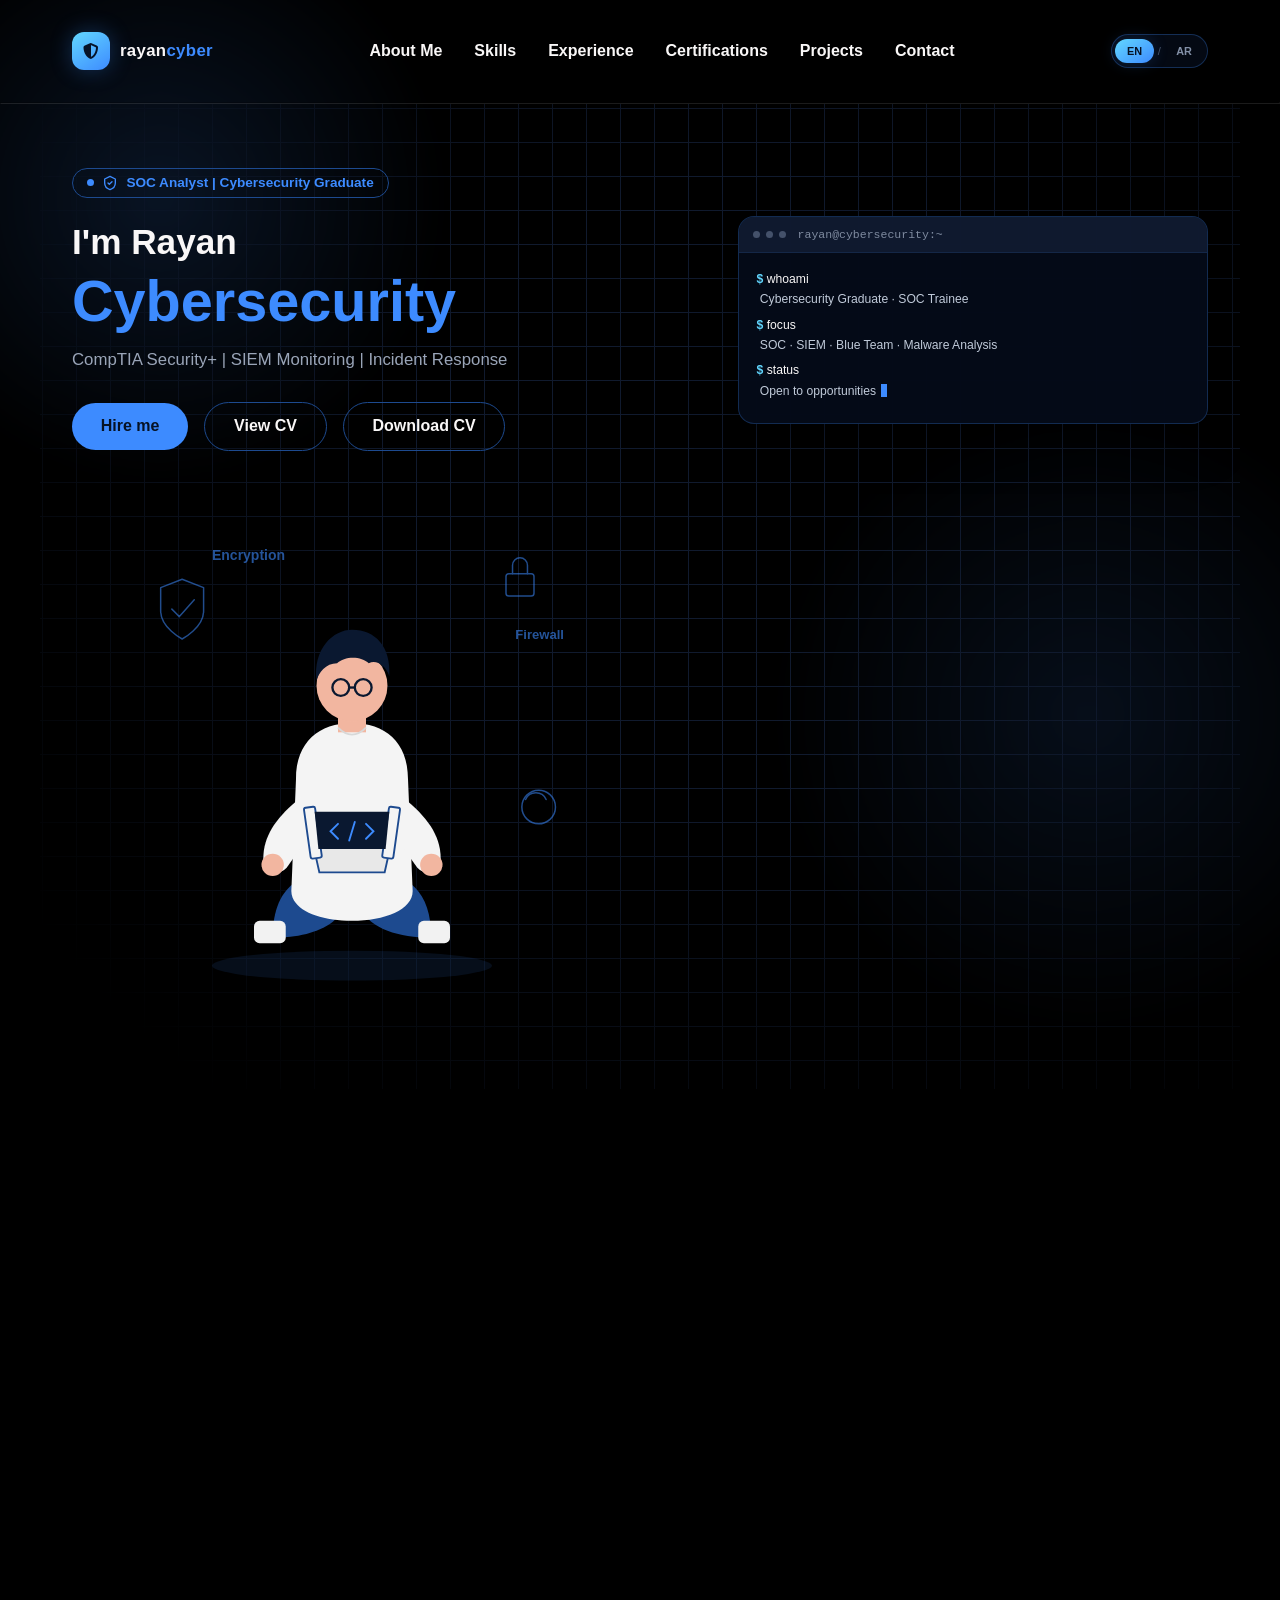
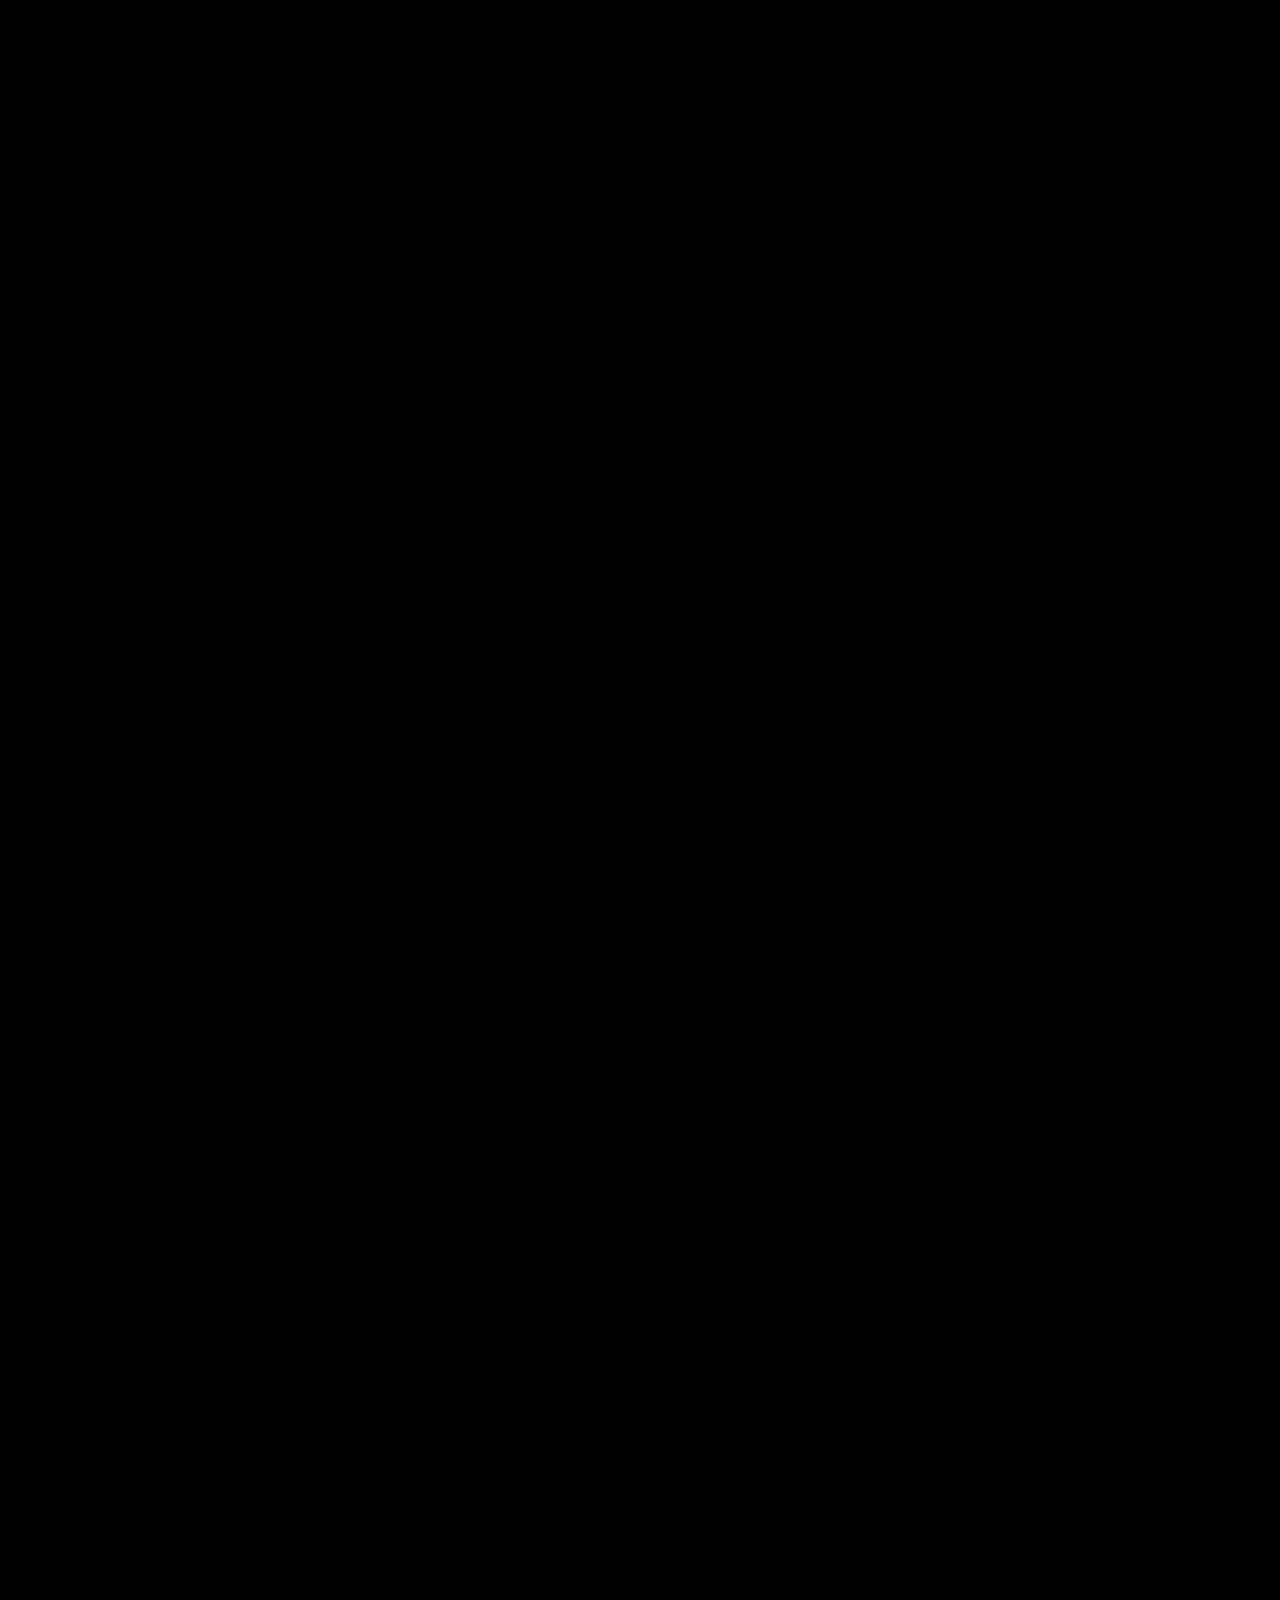
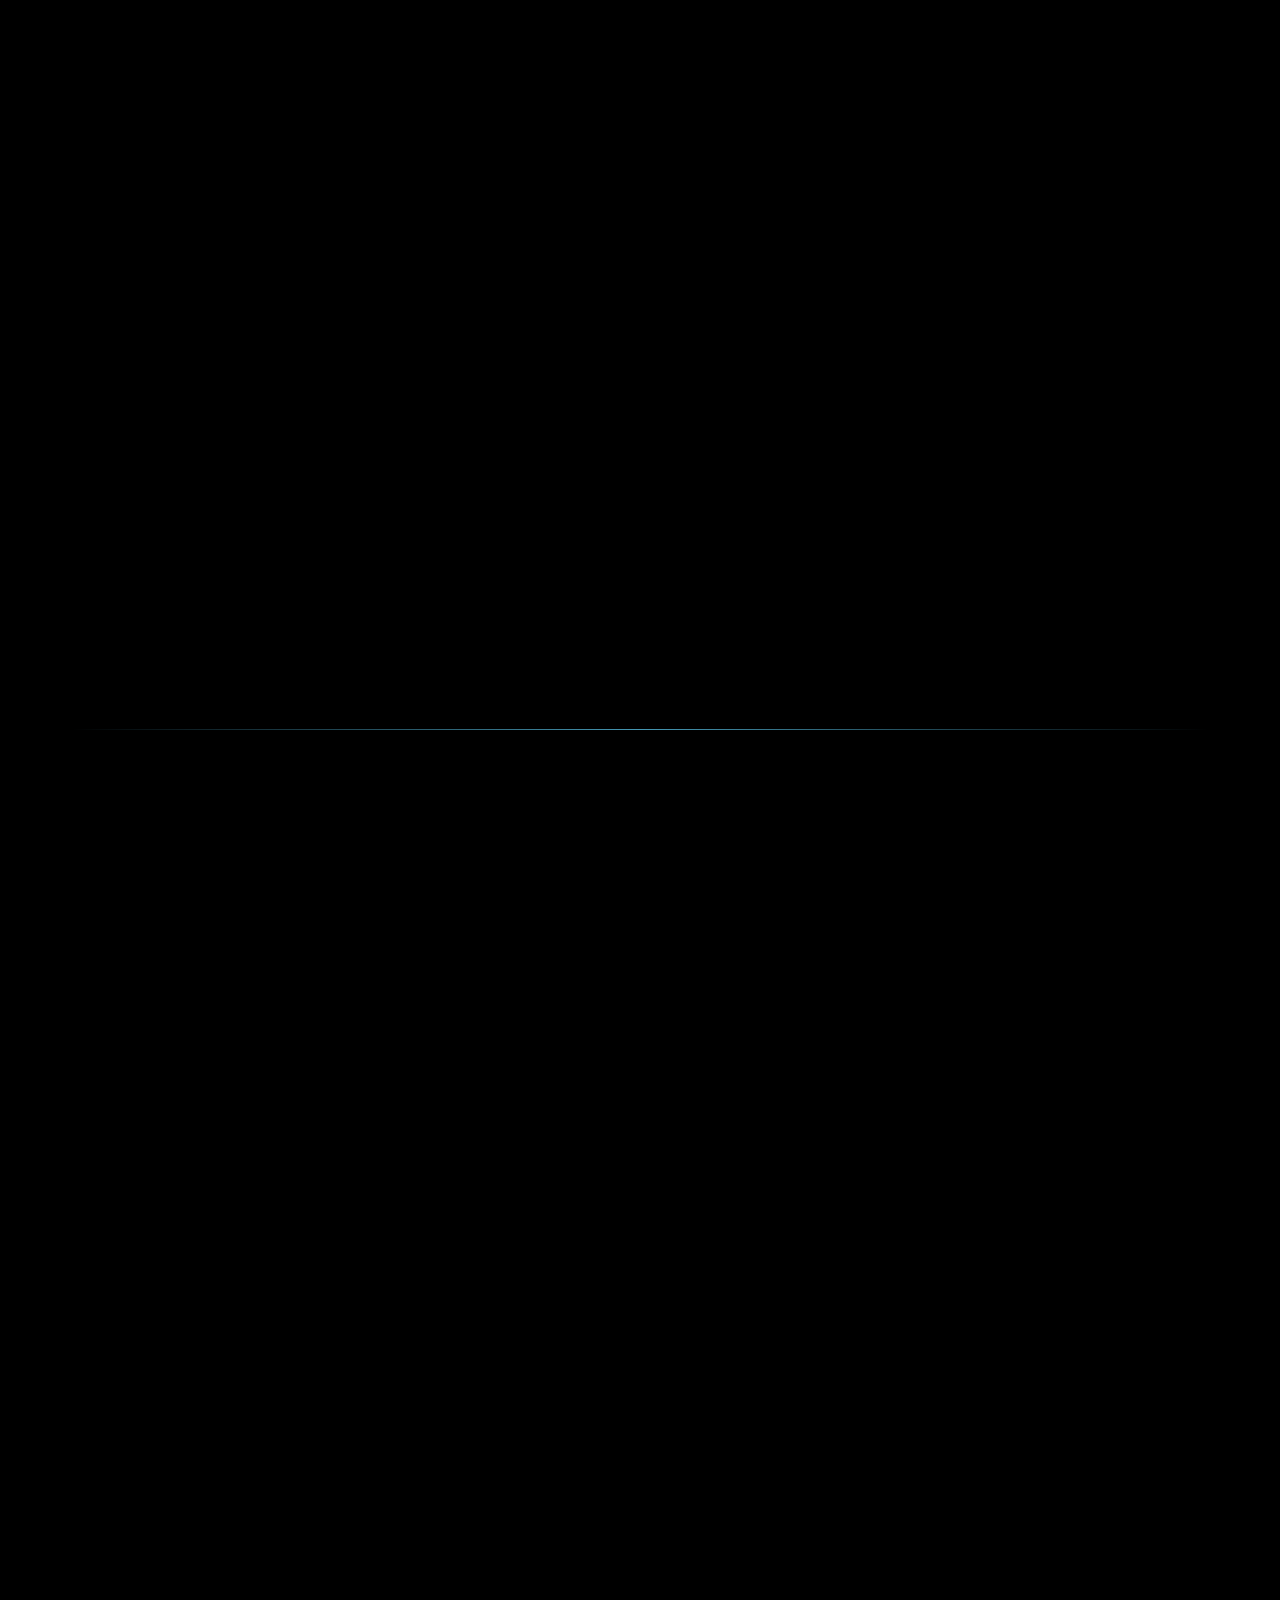
<file: index.html>
<!DOCTYPE html>
<html lang="en" dir="ltr">
<head>
    <meta charset="UTF-8">
    <meta name="viewport" content="width=device-width, initial-scale=1.0">
    <meta name="referrer" content="strict-origin-when-cross-origin">
    <meta name="theme-color" content="#000000">
    <meta http-equiv="Content-Security-Policy" content="default-src 'self'; script-src 'self'; style-src 'self' https://fonts.googleapis.com https://cdnjs.cloudflare.com; font-src 'self' https://fonts.gstatic.com https://cdnjs.cloudflare.com; img-src 'self' data:; object-src 'none'; base-uri 'self'; connect-src 'self'; frame-src 'none'; upgrade-insecure-requests">
    <link rel="stylesheet" href="styles.css" />
    <link rel="preconnect" href="https://fonts.googleapis.com">
    <link href="https://fonts.googleapis.com/css2?family=Poppins:wght@400;600;700;800&display=swap" rel="stylesheet">
    <link rel="stylesheet" href="https://cdnjs.cloudflare.com/ajax/libs/font-awesome/6.5.1/css/all.min.css">
    <title>Rayan | Cybersecurity</title>
</head>
<body>

    <div class="header-bar" id="headerBar">
    <header>
        <a class="brand" href="#top" aria-label="Rayan home">
            <span class="brand-shield"><i class="fa-solid fa-shield-halved"></i></span>
            <span class="brand-name">rayan<span>cyber</span></span>
        </a>

        <div class="header-actions">
            <div class="language-switcher" role="group" aria-label="Language selector">
                <button type="button" class="language-button active" data-lang="en" aria-pressed="true">EN</button>
                <span class="language-divider" aria-hidden="true">/</span>
                <button type="button" class="language-button" data-lang="ar" aria-pressed="false">AR</button>
            </div>

            <button class="nav-toggle" id="navToggle" aria-label="Toggle menu" aria-expanded="false" aria-controls="navMenu">
                <span class="nav-toggle-bars"><span></span><span></span><span></span></span>
            </button>
        </div>

         <nav class="navigation" id="navMenu">
            <ul>
               <li><a href="#aboutMe" data-i18n="nav.about">About Me</a></li>
               <li><a href="#skills" data-i18n="nav.skills">Skills</a></li>
               <li><a href="#experience" data-i18n="nav.experience">Experience</a></li>
                <li><a href="#certifications" data-i18n="nav.certifications">Certifications</a></li>
               <li><a href="#projects" data-i18n="nav.projects">Projects</a></li>
               <li><a href="#contactMe" data-i18n="nav.contact">Contact</a></li>
            </ul>
         </nav>
    </header>
    <hr />
    </div>

    <main id="top">
    <section class="hero">

        <div class="hero-grid-bg" aria-hidden="true"></div>

        <div class="hero-text">
            <div class="hero-badge">
                <span class="hero-badge-dot"></span>
                <svg xmlns="http://www.w3.org/2000/svg" width="16" height="16" viewBox="0 0 24 24" fill="none" stroke="currentColor" stroke-width="2" stroke-linecap="round" stroke-linejoin="round">
                    <path d="M12 2 L20 6 V12 C20 17 16.5 20.5 12 22 C7.5 20.5 4 17 4 12 V6 Z"></path>
                    <path d="M9 12 l2 2 4-4"></path>
                </svg>
                <span data-i18n="hero.badge">SOC Analyst | Cybersecurity Graduate</span>
            </div>

            <p class="hero-greeting" data-i18n="hero.greeting">I'm Rayan</p>
            <h1 class="hero-title" data-i18n="hero.title">Cybersecurity</h1>
            <p class="hero-subtitle" data-i18n="hero.subtitle">CompTIA Security+ | SIEM Monitoring | Incident Response</p>

            <div class="hero-buttons">
    <a href="#aboutMe" class="btn btn-primary" data-i18n="hero.hire">
        Hire me
    </a>

    <a
        href="assets/Rayan-Cyber-CV.pdf"
        class="btn btn-secondary"
        target="_blank"
        rel="noopener noreferrer"
    data-i18n="hero.viewCv">
        View CV
        <i class="fa-solid fa-arrow-up-right-from-square"></i>
    </a>

    <a
        href="assets/Rayan-Cyber-CV.pdf"
        class="btn btn-secondary"
        download="Rayan-Hadadi-CV.pdf"
    data-i18n="hero.downloadCv">
        Download CV
        <i class="fa-solid fa-download"></i>
    </a>
</div>
</div>

        </div>

            <div class="terminal-card" aria-label="Cybersecurity terminal preview">
                <div class="terminal-topbar">
                    <div class="terminal-dots" aria-hidden="true"><span></span><span></span><span></span></div>
                    <span class="terminal-title">rayan@cybersecurity:~</span>
                </div>
                <div class="terminal-body">
                    <p><span class="terminal-prompt">$</span> whoami</p>
                    <p class="terminal-output" data-i18n="terminal.whoami">Cybersecurity Graduate · SOC Trainee</p>
                    <p><span class="terminal-prompt">$</span> focus</p>
                    <p class="terminal-output" data-i18n="terminal.focus">SOC · SIEM · Blue Team · Malware Analysis</p>
                    <p><span class="terminal-prompt">$</span> status</p>
                    <p class="terminal-output terminal-cursor" data-i18n="terminal.status">Open to opportunities</p>
                </div>
            </div>

        <div class="hero-illustration">
            <svg viewBox="0 0 600 560" xmlns="http://www.w3.org/2000/svg">

                <!-- minimal supporting icons, quiet and few -->
                <g fill="none" stroke="#3d8bff" stroke-width="1.6" stroke-linecap="round" stroke-linejoin="round" opacity="0.55">

                    <!-- shield top-left -->
                    <path d="M95 95 L118 86 L141 95 L141 120 C141 138 118 150 118 150 C118 150 95 138 95 120 Z" />
                    <path d="M107 118 L115 126 L131 108" />

                    <!-- lock top-right -->
                    <rect x="465" y="80" width="30" height="24" rx="3" />
                    <path d="M472 80 v-9 a8 8 0 0 1 16 0 v9" />

                    <!-- fingerprint bottom-right -->
                    <circle cx="500" cy="330" r="18" />
                    <path d="M486 322 a12 12 0 0 1 22 0" />
                </g>

                <!-- quiet label -->
                <text x="150" y="65" font-family="Poppins, sans-serif" font-size="15" fill="#3d8bff" opacity="0.6" font-weight="600">Encryption</text>
                <text x="475" y="150" font-family="Poppins, sans-serif" font-size="14" fill="#3d8bff" opacity="0.6" font-weight="600">Firewall</text>

                <!-- ground shadow -->
                <ellipse cx="300" cy="500" rx="150" ry="16" fill="#3d8bff" opacity="0.10" />

                <!-- character sitting cross-legged with laptop -->
                <g>
                    <!-- legs -->
                    <path d="M215 470 C215 420 240 400 280 400 C300 400 300 420 290 440 C280 460 250 470 215 470 Z" fill="#1d4a8f"/>
                    <path d="M385 470 C385 420 360 400 320 400 C300 400 300 420 310 440 C320 460 350 470 385 470 Z" fill="#1d4a8f"/>
                    <rect x="195" y="452" width="34" height="24" rx="6" fill="#f2f2f2"/>
                    <rect x="371" y="452" width="34" height="24" rx="6" fill="#f2f2f2"/>

                    <!-- torso -->
                    <path d="M240 300 C240 260 265 240 300 240 C335 240 360 260 360 300 L365 420 C365 440 335 452 300 452 C265 452 235 440 235 420 Z" fill="#f4f4f4"/>

                    <!-- arms -->
                    <path d="M245 320 C220 340 205 360 205 385 C205 400 220 405 230 395 L255 360" fill="#f4f4f4"/>
                    <path d="M355 320 C380 340 395 360 395 385 C395 400 380 405 370 395 L345 360" fill="#f4f4f4"/>
                    <circle cx="215" cy="392" r="12" fill="#f2b6a0"/>
                    <circle cx="385" cy="392" r="12" fill="#f2b6a0"/>

                    <!-- laptop -->
                    <g>
                        <path d="M255 355 L345 355 L335 400 L265 400 Z" fill="#e8e8e8" stroke="#1d4a8f" stroke-width="2"/>
                        <rect x="252" y="330" width="12" height="55" rx="2" fill="#f4f4f4" stroke="#1d4a8f" stroke-width="2" transform="rotate(-8 258 357)"/>
                        <rect x="336" y="330" width="12" height="55" rx="2" fill="#f4f4f4" stroke="#1d4a8f" stroke-width="2" transform="rotate(8 342 357)"/>
                        <path d="M260 335 L340 335 L336 375 L264 375 Z" fill="#0a1830"/>
                        <path d="M285 348 l-8 8 8 8 M315 348 l8 8 -8 8 M303 346 l-6 20" stroke="#3d8bff" stroke-width="2" fill="none" stroke-linecap="round"/>
                    </g>

                    <!-- neck + head -->
                    <rect x="285" y="225" width="30" height="25" fill="#f2b6a0"/>
                    <circle cx="300" cy="200" r="38" fill="#f2b6a0"/>

                    <!-- hair -->
                    <path d="M262 195 C258 160 280 140 300 140 C325 140 342 158 340 190 C336 178 326 172 318 176 C310 168 292 168 284 176 C272 176 264 186 262 195 Z" fill="#0a1830"/>

                    <!-- glasses -->
                    <circle cx="288" cy="202" r="9" fill="none" stroke="#0a1830" stroke-width="2.5"/>
                    <circle cx="312" cy="202" r="9" fill="none" stroke="#0a1830" stroke-width="2.5"/>
                    <path d="M297 202 h6" stroke="#0a1830" stroke-width="2.5"/>

                    <!-- hoodie strings -->
                    <path d="M285 245 q15 15 30 0" fill="none" stroke="#d8d8d8" stroke-width="2"/>
                </g>
            </svg>
        </div>

    </section>

    <section class="about" id="aboutMe">

        <div class="about-illustration">
            <svg viewBox="0 0 600 560" xmlns="http://www.w3.org/2000/svg">

                <g fill="none" stroke="#3d8bff" stroke-width="1.8" stroke-linecap="round" stroke-linejoin="round" opacity="0.5">
                    <path d="M60 90 L82 80 L104 90 L104 114 C104 132 82 144 82 144 C82 144 60 132 60 114 Z" />
                    <path d="M72 112 L80 120 L96 102" />
                    <rect x="440" y="60" width="30" height="24" rx="3" />
                    <path d="M447 60 v-9 a8 8 0 0 1 16 0 v9" />
                    <path d="M40 220 l-13 11 13 11" />
                    <path d="M60 220 l13 11 -13 11" />
                    <circle cx="480" cy="220" r="17" />
                    <path d="M467 213 a11 11 0 0 1 20 0" />
                </g>

                <text x="115" y="55" font-family="Poppins, sans-serif" font-size="16" fill="#3d8bff" opacity="0.55" font-weight="700" transform="rotate(-5 115 55)">VPN</text>
                <text x="330" y="45" font-family="Poppins, sans-serif" font-size="16" fill="#3d8bff" opacity="0.55" font-weight="700" transform="rotate(4 330 45)">SSL</text>
                <text x="25" y="270" font-family="Poppins, sans-serif" font-size="14" fill="#3d8bff" opacity="0.55" font-weight="700" transform="rotate(-4 25 270)">Firewall</text>
                <text x="440" y="270" font-family="Poppins, sans-serif" font-size="14" fill="#3d8bff" opacity="0.55" font-weight="700">Kali</text>
                <text x="35" y="470" font-family="Poppins, sans-serif" font-size="14" fill="#3d8bff" opacity="0.55" font-weight="700" transform="rotate(-3 35 470)">Linux</text>
                <text x="420" y="460" font-family="Poppins, sans-serif" font-size="14" fill="#3d8bff" opacity="0.55" font-weight="700" transform="rotate(3 420 460)">Python</text>

                <ellipse cx="330" cy="500" rx="180" ry="16" fill="#3d8bff" opacity="0.10" />

                <rect x="180" y="440" width="70" height="70" fill="#e8e8e8"/>
                <rect x="270" y="380" width="70" height="130" fill="#1d4a8f"/>
                <rect x="360" y="300" width="70" height="210" fill="#3d8bff"/>

                <g transform="translate(0,0)">
                    <path d="M230 350 C210 365 195 385 195 410 C195 425 210 428 218 418 L245 385" fill="#f4f4f4"/>
                    <circle cx="206" cy="415" r="11" fill="#f2b6a0"/>

                    <path d="M255 260 C255 230 275 215 300 215 C325 215 345 230 345 260 L350 355 C350 372 325 382 300 382 C275 382 250 372 250 355 Z" fill="#f4f4f4"/>

                    <path d="M320 280 C340 290 360 300 375 285 L390 265" fill="none" stroke="#f4f4f4" stroke-width="26" stroke-linecap="round"/>
                    <circle cx="393" cy="260" r="11" fill="#f2b6a0"/>

                    <path d="M255 380 C250 400 245 430 240 460 L262 465 L280 400 Z" fill="#3d8bff"/>
                    <path d="M330 380 C345 405 358 435 368 455 L346 465 L315 400 Z" fill="#3d8bff"/>
                    <rect x="222" y="458" width="34" height="22" rx="6" fill="#f2f2f2"/>
                    <rect x="335" y="450" width="34" height="22" rx="6" fill="#f2f2f2" transform="rotate(-18 352 461)"/>

                    <rect x="285" y="188" width="28" height="24" fill="#f2b6a0"/>
                    <circle cx="300" cy="165" r="34" fill="#f2b6a0"/>
                    <path d="M266 162 C263 132 283 112 300 112 C322 112 337 128 335 155 C331 145 322 140 315 144 C307 137 291 137 284 144 C274 144 268 152 266 162 Z" fill="#0a1830"/>
                    <circle cx="290" cy="167" r="7" fill="none" stroke="#0a1830" stroke-width="2.2"/>
                    <circle cx="310" cy="167" r="7" fill="none" stroke="#0a1830" stroke-width="2.2"/>
                    <path d="M297 167 h6" stroke="#0a1830" stroke-width="2.2"/>
                </g>
            </svg>
        </div>

        <div class="about-text">
            <h2 class="about-title"><span data-i18n="about.about">About</span> <span data-i18n="about.me">me</span></h2>
            <p class="about-bio" data-i18n="about.bio">
                Hey, I'm Rayan, a Cybersecurity graduate from Imam Muhammad ibn
                Saud Islamic University (GPA 4.61/5). I gained hands-on SOC
                experience through training at SDAIA, where I monitored and
                analyzed security alerts using SIEM tools, investigated logs for
                suspicious activity, and built use cases and dashboards to
                improve monitoring and reporting. I hold a CompTIA Security+
                certification and built a malware analysis lab as my graduation
                project using REMnux and FLARE VM. Now looking to start my
                career as an entry-level SOC analyst.
            </p>
        </div>

    </section>

    <section class="skills" id="skills">

        <div class="projects-heading">
            <h2 class="section-title"><span data-i18n="common.my">My</span> <span data-i18n="skills.title">Skills</span></h2>
            <p class="section-subtitle" data-i18n="skills.subtitle">Core areas I've worked in, and the tools I use to get the job done.</p>
        </div>

        <div class="skills-grid">

            <div class="skill-card">
                <h3 class="skill-title" data-i18n="skillCats.cybersecurity">Cybersecurity</h3>
                <div class="skill-items">
                    <button type="button" class="skill-item" data-skill-title="SOC Operations" data-skill-description="Running the day-to-day work of a Security Operations Center, watching over systems around the clock to catch threats early.">
                        <div class="skill-icon"><i class="fa-solid fa-satellite-dish"></i></div>
                        <span>SOC Operations</span>
                    </button>
                    <button type="button" class="skill-item" data-skill-title="Security Monitoring" data-skill-description="Continuously watching logs and events to spot unusual activity before it turns into a real security problem.">
                        <div class="skill-icon"><i class="fa-solid fa-eye"></i></div>
                        <span>Security Monitoring</span>
                    </button>
                    <button type="button" class="skill-item" data-skill-title="Alert Analysis" data-skill-description="Reviewing security alerts to tell real threats apart from false positives, and prioritizing what needs attention first.">
                        <div class="skill-icon"><i class="fa-solid fa-bell"></i></div>
                        <span>Alert Analysis</span>
                    </button>
                    <button type="button" class="skill-item" data-skill-title="Incident Response" data-skill-description="Following a clear process to contain, investigate, and recover from a security incident as quickly as possible.">
                        <div class="skill-icon"><i class="fa-solid fa-bolt"></i></div>
                        <span>Incident Response</span>
                    </button>
                    <button type="button" class="skill-item" data-skill-title="Threat Intelligence" data-skill-description="Gathering and using information about attacker tactics and known threats to stay one step ahead of them.">
                        <div class="skill-icon"><i class="fa-solid fa-brain"></i></div>
                        <span>Threat Intelligence</span>
                    </button>
                    <button type="button" class="skill-item" data-skill-title="Malware Analysis" data-skill-description="Examining suspicious files or programs to understand what they do and how dangerous they really are.">
                        <div class="skill-icon"><i class="fa-solid fa-bug"></i></div>
                        <span>Malware Analysis</span>
                    </button>
                </div>
            </div>

            <div class="skill-card">
                <h3 class="skill-title" data-i18n="skillCats.tools">Tools</h3>
                <div class="skill-items">
                    <button type="button" class="skill-item" data-skill-title="Splunk" data-skill-description="A SIEM platform used to collect, search, and visualize logs from across an organization to detect threats.">
                        <div class="skill-icon"><i class="fa-solid fa-chart-line"></i></div>
                        <span>Splunk</span>
                    </button>
                    <button type="button" class="skill-item" data-skill-title="LogRhythm" data-skill-description="A SIEM tool used to centralize security logs and build detection rules and monitoring dashboards.">
                        <div class="skill-icon"><i class="fa-solid fa-file-lines"></i></div>
                        <span>LogRhythm</span>
                    </button>
                    <button type="button" class="skill-item" data-skill-title="Nmap" data-skill-description="A network scanning tool used to discover devices, open ports, and running services on a network.">
                        <div class="skill-icon"><i class="fa-solid fa-network-wired"></i></div>
                        <span>Nmap</span>
                    </button>
                    <button type="button" class="skill-item" data-skill-title="Burp Suite" data-skill-description="A web application testing tool used to find security vulnerabilities like injection flaws or broken authentication.">
                        <div class="skill-icon"><i class="fa-solid fa-spider"></i></div>
                        <span>Burp Suite</span>
                    </button>
                    <button type="button" class="skill-item" data-skill-title="VirusTotal" data-skill-description="An online service that scans files and URLs against many antivirus engines to check if they&#x27;re malicious.">
                        <div class="skill-icon"><i class="fa-solid fa-virus"></i></div>
                        <span>VirusTotal</span>
                    </button>
                    <button type="button" class="skill-item" data-skill-title="YARA Rules" data-skill-description="A pattern-matching tool used to identify and classify malware based on its unique characteristics.">
                        <div class="skill-icon"><i class="fa-solid fa-fingerprint"></i></div>
                        <span>YARA Rules</span>
                    </button>
                    <button type="button" class="skill-item" data-skill-title="ELK Stack" data-skill-description="A set of tools (Elasticsearch, Logstash, Kibana) used to collect, search, and visualize log data for security monitoring.">
                        <div class="skill-icon"><i class="fa-solid fa-layer-group"></i></div>
                        <span>ELK Stack</span>
                    </button>
                </div>
            </div>

            <div class="skill-card">
                <h3 class="skill-title" data-i18n="skillCats.technical">Technical</h3>
                <div class="skill-items">
                    <button type="button" class="skill-item" data-skill-title="Linux" data-skill-description="Comfortable working from the terminal to navigate systems, run security tools, and read through logs — the base for most SOC and malware analysis work I do (REMnux, command-line log parsing, and more).">
                        <div class="skill-icon"><i class="fa-brands fa-linux"></i></div>
                        <span>Linux</span>
                    </button>
                    <button type="button" class="skill-item" data-skill-title="Windows" data-skill-description="Familiar with Windows from a defender&#x27;s point of view: reading Event Viewer logs, tracking process activity, and recognizing the attack techniques commonly used against it.">
                        <div class="skill-icon"><i class="fa-brands fa-windows"></i></div>
                        <span>Windows</span>
                    </button>
                    <button type="button" class="skill-item" data-skill-title="Networking" data-skill-description="Understanding how data moves across networks, including IP addressing, protocols, and where attacks can happen.">
                        <div class="skill-icon"><i class="fa-solid fa-diagram-project"></i></div>
                        <span>Networking</span>
                    </button>
                    <button type="button" class="skill-item" data-skill-title="Active Directory" data-skill-description="Microsoft&#x27;s system for managing users, computers, and permissions across an organization&#x27;s network.">
                        <div class="skill-icon"><i class="fa-solid fa-sitemap"></i></div>
                        <span>Active Directory</span>
                    </button>
                    <button type="button" class="skill-item" data-skill-title="Python" data-skill-description="A programming language used to automate security tasks, parse logs, and build small custom tools.">
                        <div class="skill-icon"><i class="fa-brands fa-python"></i></div>
                        <span>Python</span>
                    </button>
                    <button type="button" class="skill-item" data-skill-title="Virtualization" data-skill-description="Running isolated virtual machines to safely test tools, simulate attacks, or set up lab environments.">
                        <div class="skill-icon"><i class="fa-solid fa-cubes"></i></div>
                        <span>Virtualization</span>
                    </button>
                </div>
            </div>

        </div>

    </section>

    <section class="experience" id="experience">

        <div class="projects-heading">
            <h2 class="section-title"><span data-i18n="common.my">My</span> <span data-i18n="experience.title">Experience</span></h2>
            <p class="section-subtitle" data-i18n="experience.subtitle">Where I trained, and the hands-on experience I built along the way.</p>
        </div>

        <div class="timeline">

            <div class="timeline-item">
                <div class="timeline-marker">
                    <i class="fa-solid fa-shield-halved"></i>
                </div>
                <div class="timeline-content">

                    <div class="timeline-top">
                        <div>
                            <h3 class="timeline-title">SOC &amp; SSA Training</h3>
                            <p class="timeline-org">Saudi Data and Artificial Intelligence Authority (SDAIA)</p>
                        </div>
                        <span class="timeline-date"><i class="fa-regular fa-calendar"></i> <span data-i18n="experience.date">Aug – Dec 2025</span></span>
                    </div>

                    <div class="timeline-meta">
                        <span><i class="fa-solid fa-location-dot"></i> <span data-i18n="experience.location">Riyadh, Saudi Arabia</span></span>
                        <span><i class="fa-solid fa-user-shield"></i> <span data-i18n="experience.role">SOC Trainee</span></span>
                    </div>

                    <ul class="timeline-checklist">
                        <li><i class="fa-solid fa-check"></i> Monitored and analyzed security alerts using SIEM tools</li>
                        <li><i class="fa-solid fa-check"></i> Investigated logs for suspicious and malicious activity</li>
                        <li><i class="fa-solid fa-check"></i> Gained exposure to incident response via real-world attack logs</li>
                        <li><i class="fa-solid fa-check"></i> Supported the SSA team in configuring security systems</li>
                        <li><i class="fa-solid fa-check"></i> Developed use cases and built security dashboards</li>
                        <li><i class="fa-solid fa-check"></i> Collaborated with the SOC team on daily operations</li>
                    </ul>

                    <div class="timeline-tools">
                        <span>Splunk</span>
                        <span>SIEM</span>
                        <span>Log Analysis</span>
                        <span>Dashboards</span>
                    </div>

                </div>
            </div>

        </div>

    </section>

    <section class="projects" id="projects">

        <div class="projects-heading">
            <h2 class="section-title"><span data-i18n="common.my">My</span> <span data-i18n="projects.title">Projects</span></h2>
            <p class="section-subtitle" data-i18n="projects.subtitle">A few things I've built and worked on.</p>
        </div>

        <div class="projects-grid">

            <div class="project-card project-card-featured">
                <div class="project-card-preview">
                    <img src="assets/projects/malware-lab.svg" alt="Isolated malware analysis lab with virtual machines and network monitoring" loading="lazy">
                    <span class="project-file-badge"><i class="fa-solid fa-images"></i> <span data-i18n="projects.caseStudy">Case study</span></span>
                </div>
                <div class="project-icon"><i class="fa-solid fa-bug"></i></div>
                <h3 class="project-title">Malware Analysis Lab</h3>
                <p class="project-desc" data-i18n="projects.malwareSummary">An isolated FLARE VM and REMnux lab for safe malware analysis.</p>
                <div class="project-tags">
                    <span>Static &amp; Dynamic Analysis</span>
                    <span>Team Project</span>
                </div>
                <button class="btn-view-details" data-project="malware"><span data-i18n="projects.viewDetails">View Details</span> <i class="fa-solid fa-arrow-right"></i></button>
            </div>

            <div class="project-card project-card-featured">
                <div class="project-card-preview">
                    <img src="assets/projects/threat-intelligence.svg" alt="Threat intelligence dashboard showing risk assessment and recommendations" loading="lazy">
                    <span class="project-file-badge"><i class="fa-solid fa-images"></i> <span data-i18n="projects.caseStudy">Case study</span></span>
                </div>
                <div class="project-icon"><i class="fa-solid fa-globe"></i></div>
                <h3 class="project-title">Cyber Threat Intelligence Report</h3>
                <p class="project-desc" data-i18n="projects.ctiSummary">An OSINT-based threat and risk assessment with prioritized recommendations.</p>
                <div class="project-tags">
                    <span>OSINT</span>
                    <span>Risk Assessment</span>
                </div>
                <button class="btn-view-details" data-project="cti"><span data-i18n="projects.viewDetails">View Details</span> <i class="fa-solid fa-arrow-right"></i></button>
            </div>

            <div class="project-card project-card-featured">
                <div class="project-card-preview">
                    <img src="assets/projects/portfolio-site.svg" alt="Responsive portfolio website shown on desktop and mobile screens" loading="lazy">
                    <span class="project-file-badge"><i class="fa-solid fa-images"></i> <span data-i18n="projects.caseStudy">Case study</span></span>
                </div>
                <div class="project-icon"><i class="fa-solid fa-laptop-code"></i></div>
                <h3 class="project-title">This Portfolio Website</h3>
                <p class="project-desc" data-i18n="projects.portfolioSummary">A responsive bilingual portfolio built with HTML, CSS, and JavaScript.</p>
                <div class="project-tags">
                    <span>HTML/CSS/JS</span>
                    <span>Personal Branding</span>
                </div>
                <button class="btn-view-details" data-project="portfolio"><span data-i18n="projects.viewDetails">View Details</span> <i class="fa-solid fa-arrow-right"></i></button>
            </div>

        </div>

    </section>
    <section class="certifications" id="certifications">

        <div class="projects-heading">
            <h2 class="section-title"><span data-i18n="common.my">My</span> <span data-i18n="certifications.title">Certifications</span></h2>
            <p class="section-subtitle" data-i18n="certifications.subtitle">Credentials and focused training that support my cybersecurity journey.</p>
        </div>

        <div class="certifications-grid">

            <article class="certification-card">
                <div class="certification-top">
                    <div class="certification-icon"><i class="fa-solid fa-user-shield"></i></div>
                    <span class="certification-status"><i class="fa-regular fa-file-pdf"></i> <span data-i18n="certifications.certificate">Certificate</span></span>
                </div>
                <h3 class="certification-title">SOC L1</h3>
                <p class="certification-provider">TryHackMe</p>
                <p class="certification-date"><i class="fa-regular fa-calendar"></i> <span data-i18n="certifications.socDate">May 30, 2026</span></p>
                <a class="certification-link" href="assets/certificates/soc-l1-tryhackme.pdf" target="_blank" rel="noopener noreferrer">
                    View certificate <i class="fa-solid fa-arrow-up-right-from-square"></i>
                </a>
            </article>

            <article class="certification-card">
                <div class="certification-top">
                    <div class="certification-icon"><i class="fa-solid fa-shield-halved"></i></div>
                    <span class="certification-status"><i class="fa-regular fa-file-pdf"></i> <span data-i18n="certifications.certificate">Certificate</span></span>
                </div>
                <h3 class="certification-title">CompTIA Security+</h3>
                <p class="certification-provider">CompTIA</p>
                <p class="certification-date"><i class="fa-regular fa-calendar"></i> <span data-i18n="certifications.securityPlusDate">Apr 5, 2026</span></p>
                <a class="certification-link" href="assets/certificates/comptia-security-plus.pdf" target="_blank" rel="noopener noreferrer">
                    View certificate <i class="fa-solid fa-arrow-up-right-from-square"></i>
                </a>
            </article>

            <article class="certification-card">
                <div class="certification-top">
                    <div class="certification-icon"><i class="fa-solid fa-terminal"></i></div>
                    <span class="certification-status"><i class="fa-regular fa-file-pdf"></i> <span data-i18n="certifications.certificate">Certificate</span></span>
                </div>
                <h3 class="certification-title">Cyber Security 101</h3>
                <p class="certification-provider">TryHackMe</p>
                <p class="certification-date"><i class="fa-regular fa-calendar"></i> <span data-i18n="certifications.cyber101Date">Mar 19, 2026</span></p>
                <a class="certification-link" href="assets/certificates/cyber-security-101-tryhackme.pdf" target="_blank" rel="noopener noreferrer">
                    View certificate <i class="fa-solid fa-arrow-up-right-from-square"></i>
                </a>
            </article>

            <article class="certification-card">
                <div class="certification-top">
                    <div class="certification-icon"><i class="fa-solid fa-bullseye"></i></div>
                    <span class="certification-status"><i class="fa-regular fa-file-pdf"></i> <span data-i18n="certifications.certificate">Certificate</span></span>
                </div>
                <h3 class="certification-title">Cyber Intelligence and Threats</h3>
                <p class="certification-provider">Tuwaiq Academy</p>
                <p class="certification-date"><i class="fa-regular fa-calendar"></i> <span data-i18n="certifications.ctiDate">Jan 15, 2026</span></p>
                <a class="certification-link" href="assets/certificates/cyber-intelligence-and-threats-tuwaiq.pdf" target="_blank" rel="noopener noreferrer">
                    View certificate <i class="fa-solid fa-arrow-up-right-from-square"></i>
                </a>
            </article>

            <article class="certification-card">
                <div class="certification-top">
                    <div class="certification-icon"><i class="fa-solid fa-building-shield"></i></div>
                    <span class="certification-status"><i class="fa-regular fa-file-pdf"></i> <span data-i18n="certifications.certificate">Certificate</span></span>
                </div>
                <h3 class="certification-title">Cybersecurity Training Certificate</h3>
                <p class="certification-provider">SOC &amp; SSA · SDAIA</p>
                <p class="certification-date"><i class="fa-solid fa-award"></i> <span data-i18n="certifications.professionalTraining">Professional training</span></p>
                <a class="certification-link" href="assets/certificates/cybersecurity-training-soc-ssa-sdaia.pdf" target="_blank" rel="noopener noreferrer">
                    View certificate <i class="fa-solid fa-arrow-up-right-from-square"></i>
                </a>
            </article>

            <article class="certification-card">
                <div class="certification-top">
                    <div class="certification-icon"><i class="fa-solid fa-chart-line"></i></div>
                    <span class="certification-status"><i class="fa-regular fa-file-pdf"></i> <span data-i18n="certifications.certificate">Certificate</span></span>
                </div>
                <h3 class="certification-title">Splunk Developer</h3>
                <p class="certification-provider">Splunk</p>
                <p class="certification-date"><i class="fa-regular fa-calendar"></i> <span data-i18n="certifications.splunkDate">Sep 25, 2025</span></p>
                <a class="certification-link" href="assets/certificates/splunk-developer.pdf" target="_blank" rel="noopener noreferrer">
                    View certificate <i class="fa-solid fa-arrow-up-right-from-square"></i>
                </a>
            </article>

        </div>

    </section>

    <section class="contact" id="contactMe">
    <div class="contact-panel">
        <div class="contact-copy">
            <p class="section-kicker"><span></span> <span data-i18n="contact.kicker">Open to opportunities</span></p>

            <h2 class="section-title">
                <span data-i18n="contact.lets">Let's</span> <span data-i18n="contact.connect">connect</span>
            </h2>

            <p>
                <span data-i18n="contact.text">Have an opportunity, a security project, or just want to talk cybersecurity? You can reach me directly through email or LinkedIn.</span>
            </p>
        </div>

        <div class="contact-links">
            <a class="contact-link-card" href="mailto:rayan9kb9@gmail.com">
                <span class="contact-link-icon">
                    <i class="fa-solid fa-envelope"></i>
                </span>

                <span class="contact-link-content">
                    <small data-i18n="contact.emailLabel">Email me</small>
                    <strong>rayan9kb9@gmail.com</strong>
                </span>

                <i class="fa-solid fa-arrow-up-right-from-square contact-link-arrow"></i>
            </a>

            <a
                class="contact-link-card"
                href="https://www.linkedin.com/in/rayan-hadadi-b7b187374"
                target="_blank"
                rel="noopener noreferrer"
                aria-label="Open Rayan Hadadi LinkedIn profile"
            >
                <span class="contact-link-icon linkedin-icon">
                    <i class="fa-brands fa-linkedin-in"></i>
                </span>

                <span class="contact-link-content">
                    <small data-i18n="contact.linkedinLabel">Connect on LinkedIn</small>
                    <strong>Rayan Hadadi</strong>
                </span>

                <i class="fa-solid fa-arrow-up-right-from-square contact-link-arrow"></i>
            </a>
        </div>
    </div>
</section>

    </main>

    <div class="skill-modal" id="projectModal" role="dialog" aria-modal="true" aria-labelledby="projectModalTitle">
        <div class="skill-modal-box project-modal-box">
            <button class="skill-modal-close" data-close-modal="project" aria-label="Close project details">&times;</button>
            <h3 id="projectModalTitle"></h3>
            <p class="project-modal-subtitle" id="projectModalSubtitle"></p>
            <div class="project-modal-tags" id="projectModalTags"></div>
            <div class="project-actions" id="projectActions"></div>
            <div id="projectModalBody"></div>
        </div>
    </div>

    <div class="skill-modal" id="skillModal" role="dialog" aria-modal="true" aria-labelledby="skillModalTitle">
        <div class="skill-modal-box">
            <button class="skill-modal-close" data-close-modal="skill" aria-label="Close skill details">&times;</button>
            <h3 id="skillModalTitle"></h3>
            <p id="skillModalDesc"></p>
        </div>
    </div>
    <button class="back-to-top" id="backToTop" aria-label="Back to top">
        <i class="fa-solid fa-arrow-up"></i>
    </button>

    <script src="script.js"></script>

</body>
</html>
</file>
<file: styles.css>
* {
  margin: 0;
  padding: 0;
  box-sizing: border-box;
  scroll-behavior: smooth;
  font-family: "Poppins", sans-serif;
}

body {
  background-color: #000000;
  background-repeat: repeat;
  background-attachment: fixed;
  color: #f9f7f7;
  overflow-x: hidden;
  position: relative;
}

body::before,
body::after {
  content: "";
  position: fixed;
  border-radius: 50%;
  pointer-events: none;
  z-index: 0;
  filter: blur(10px);
}

body::before {
  top: -10%;
  left: -10%;
  width: 45vw;
  height: 45vw;
  background: radial-gradient(circle, rgba(61, 139, 255, 0.14) 0%, rgba(61, 139, 255, 0) 70%);
}

body::after {
  bottom: -15%;
  right: -10%;
  width: 50vw;
  height: 50vw;
  background: radial-gradient(circle, rgba(61, 139, 255, 0.10) 0%, rgba(61, 139, 255, 0) 70%);
}

header,
.header-bar,
.hero,
.about,
.skills,
.experience,
.certifications,
.projects,
.contact,
footer {
  position: relative;
  z-index: 1;
}

.header-bar {
  position: sticky;
  top: 0;
  z-index: 60;
  background-color: transparent;
  transition: background-color 0.3s ease, backdrop-filter 0.3s ease, box-shadow 0.3s ease;
}

.header-bar.scrolled {
  background-color: rgba(0, 0, 0, 0.75);
  backdrop-filter: blur(10px);
  -webkit-backdrop-filter: blur(10px);
  box-shadow: 0 1px 0 rgba(61, 139, 255, 0.15);
}

.header-bar.scrolled hr {
  opacity: 0;
}

header {
  display: flex;
  justify-content: space-between;
  align-items: center;
  margin: 2rem auto;
  max-width: 1200px;
  padding: 0 2rem;
}

.nav-toggle {
  display: none;
  background: none;
  border: 1px solid #1a2540;
  color: #f9f7f7;
  width: 2.5rem;
  height: 2.5rem;
  border-radius: 8px;
  font-size: 1.1rem;
  cursor: pointer;
  align-items: center;
  justify-content: center;
  position: relative;
  z-index: 65;
}

.nav-toggle-bars {
  position: relative;
  width: 18px;
  height: 13px;
  display: inline-block;
}

.nav-toggle-bars span {
  position: absolute;
  left: 0;
  width: 100%;
  height: 2px;
  border-radius: 2px;
  background-color: #f9f7f7;
  transition: transform 0.25s ease, opacity 0.25s ease, top 0.25s ease;
}

.nav-toggle-bars span:nth-child(1) { top: 0; }
.nav-toggle-bars span:nth-child(2) { top: 50%; transform: translateY(-50%); }
.nav-toggle-bars span:nth-child(3) { top: 100%; transform: translateY(-100%); }

.nav-toggle.open .nav-toggle-bars span:nth-child(1) {
  top: 50%;
  transform: translateY(-50%) rotate(45deg);
}

.nav-toggle.open .nav-toggle-bars span:nth-child(2) {
  opacity: 0;
}

.nav-toggle.open .nav-toggle-bars span:nth-child(3) {
  top: 50%;
  transform: translateY(-50%) rotate(-45deg);
}

.navigation a.active-link {
  color: #3d8bff;
}

.brand {
  display: inline-flex;
  align-items: center;
  gap: 0.65rem;
  color: #f9f7f7;
  text-decoration: none;
}

.brand-shield {
  width: 2.35rem;
  height: 2.35rem;
  display: inline-flex;
  align-items: center;
  justify-content: center;
  color: #071329;
  background: linear-gradient(145deg, #62d7ff, #3d8bff);
  border-radius: 0.75rem;
  box-shadow: 0 0 22px rgba(61, 139, 255, 0.3);
}

.brand-name {
  font-size: 1.05rem;
  font-weight: 800;
  letter-spacing: 0.02em;
}

.brand-name span {
  color: #3d8bff;
}

.navigation ul {
  display: flex;
  list-style-type: none;
  gap: 2rem;
}

.navigation a {
  text-decoration: none;
  color: #f9f7f7;
  font-weight: 600;
  transition: color 0.2s ease;
}

.navigation a:hover {
  color: #3d8bff;
}

hr {
  opacity: 20%;
  border-color: #333;
}

/* ---------- HERO ---------- */

.hero {
  position: relative;
  max-width: 1200px;
  margin: 0 auto;
  padding: 4rem 2rem;
  display: flex;
  align-items: center;
  justify-content: space-between;
  gap: 3rem;
  flex-wrap: wrap;
  overflow: hidden;
}

.hero-grid-bg {
  position: absolute;
  inset: -4rem -2rem;
  background-image:
    linear-gradient(#101a2e 1px, transparent 1px),
    linear-gradient(90deg, #101a2e 1px, transparent 1px);
  background-size: 34px 34px;
  -webkit-mask-image: radial-gradient(ellipse 70% 70% at 60% 40%, #000 40%, transparent 100%);
  mask-image: radial-gradient(ellipse 70% 70% at 60% 40%, #000 40%, transparent 100%);
  pointer-events: none;
  z-index: 0;
}

.hero-text,
.hero-illustration {
  position: relative;
  z-index: 1;
}

.hero-text {
  flex: 1 1 380px;
  max-width: 550px;
}

.hero-badge {
  display: inline-flex;
  align-items: center;
  gap: 0.5rem;
  padding: 0.4rem 0.9rem;
  border: 1px solid #1d4a8f;
  border-radius: 999px;
  color: #3d8bff;
  font-size: 0.85rem;
  font-weight: 600;
  margin-bottom: 1.5rem;
}

.hero-badge-dot {
  width: 7px;
  height: 7px;
  border-radius: 50%;
  background-color: #3d8bff;
  flex-shrink: 0;
  box-shadow: 0 0 0 0 rgba(61, 139, 255, 0.6);
  animation: badgePulse 2s infinite;
}

@keyframes badgePulse {
  0% { box-shadow: 0 0 0 0 rgba(61, 139, 255, 0.55); }
  70% { box-shadow: 0 0 0 7px rgba(61, 139, 255, 0); }
  100% { box-shadow: 0 0 0 0 rgba(61, 139, 255, 0); }
}

.hero-badge svg {
  flex-shrink: 0;
}

.hero-greeting {
  font-size: 2.2rem;
  font-weight: 700;
  color: #f9f7f7;
  margin-bottom: 0.5rem;
}

.hero-title {
  font-size: clamp(2.4rem, 6vw, 3.6rem);
  font-weight: 800;
  color: #3d8bff;
  line-height: 1.1;
  margin-bottom: 1rem;
}

.hero-subtitle {
  font-size: 1.05rem;
  color: #9aa5b8;
  margin-bottom: 2rem;
}

.hero-buttons {
  display: flex;
  align-items: center;
  gap: 1rem;
  flex-wrap: wrap;
}

.btn {
  display: inline-flex;
  align-items: center;
  gap: 0.5rem;
  padding: 0.9rem 1.8rem;
  border-radius: 999px;
  text-decoration: none;
  font-weight: 600;
  font-size: 1rem;
  transition: transform 0.2s ease, opacity 0.2s ease;
}

.btn:hover {
  transform: translateY(-2px);
}

.btn-primary {
  background-color: #3d8bff;
  color: #061224;
}

.btn-secondary {
  background-color: transparent;
  color: #f9f7f7;
  border: 1px solid #1d4a8f;
}

.hero-illustration {
  flex: 1 1 420px;
  max-width: 560px;
}

.hero-illustration svg {
  width: 100%;
  height: auto;
}

/* ---------- ABOUT ---------- */

.about {
  max-width: 1200px;
  margin: 0 auto;
  padding: 4rem 2rem 6rem;
  display: flex;
  align-items: center;
  justify-content: space-between;
  gap: 3rem;
  flex-wrap: wrap;
}

.about-illustration {
  flex: 1 1 420px;
  max-width: 520px;
}

.about-illustration svg {
  width: 100%;
  height: auto;
}

.about-text {
  flex: 1 1 380px;
  max-width: 560px;
}

.about-title {
  font-size: clamp(1.9rem, 4vw, 2.6rem);
  font-weight: 800;
  color: #f9f7f7;
  margin-bottom: 1.5rem;
}

.about-title span {
  color: #3d8bff;
}

.about-bio {
  font-size: 1.1rem;
  font-weight: 600;
  line-height: 1.8;
  color: #b9c2d0;
}

/* ---------- SKILLS ---------- */

.skills {
  max-width: 1200px;
  margin: 0 auto;
  padding: 2rem 2rem 6rem;
}

.projects-heading {
  text-align: center;
  max-width: 600px;
  margin: 0 auto 3rem;
}

.section-title {
  font-size: clamp(1.8rem, 4vw, 2.4rem);
  font-weight: 800;
  color: #f9f7f7;
  position: relative;
  display: inline-block;
  padding-bottom: 0.6rem;
}

.section-title::after {
  content: "";
  position: absolute;
  left: 50%;
  bottom: 0;
  transform: translateX(-50%);
  width: 56px;
  height: 3px;
  border-radius: 3px;
  background: linear-gradient(90deg, transparent, #3d8bff, transparent);
}

.section-title span {
  color: #3d8bff;
}

.section-subtitle {
  color: #9aa5b8;
  margin-top: 0.75rem;
  font-size: 1rem;
}

.skills-grid {
  display: grid;
  grid-template-columns: repeat(auto-fit, minmax(280px, 1fr));
  gap: 1.5rem;
}

.skill-card {
  background-color: #0d1526;
  border: 1px solid #1a2540;
  border-radius: 14px;
  padding: 1.8rem;
  transition: border-color 0.2s ease, transform 0.2s ease;
}

.skill-card:hover {
  border-color: #3d8bff;
  transform: translateY(-4px);
}

.project-icon {
  width: 46px;
  height: 46px;
  border-radius: 10px;
  background-color: rgba(61, 139, 255, 0.12);
  color: #3d8bff;
  display: flex;
  align-items: center;
  justify-content: center;
  margin-bottom: 1.2rem;
}

.skill-title {
  font-size: 1.15rem;
  font-weight: 700;
  color: #f9f7f7;
  margin-bottom: 1.3rem;
  padding-bottom: 0.8rem;
  border-bottom: 1px solid #1a2540;
}

.skill-items {
  display: grid;
  grid-template-columns: repeat(2, 1fr);
  gap: 0.9rem;
}

.skill-item:nth-child(7):last-child {
  grid-column: span 2;
}

.skill-item {
  appearance: none;
  -webkit-appearance: none;
  font: inherit;
  color: inherit;
  width: 100%;
  position: relative;
  overflow: hidden;
  display: flex;
  flex-direction: column;
  align-items: center;
  text-align: center;
  gap: 0.6rem;
  background-color: #0a1220;
  border: 1px solid #16203a;
  border-radius: 10px;
  padding: 1rem 0.6rem;
  transition: border-color 0.2s ease, transform 0.2s ease;
  cursor: pointer;
}

.skill-item::before {
  content: "";
  position: absolute;
  top: 0;
  left: -60%;
  width: 40%;
  height: 100%;
  background: linear-gradient(115deg, transparent, rgba(61, 139, 255, 0.16), transparent);
  transform: skewX(-15deg);
  transition: left 0.6s ease;
  pointer-events: none;
}

.skill-item:hover::before {
  left: 130%;
}

.skill-item:hover .skill-icon {
  transform: scale(1.1) rotate(-6deg);
}

.skill-icon {
  transition: transform 0.25s ease;
}

.skill-item:hover {
  border-color: #3d8bff;
  transform: translateY(-3px);
}

.skill-icon {
  width: 40px;
  height: 40px;
  border-radius: 50%;
  background-color: rgba(61, 139, 255, 0.12);
  color: #3d8bff;
  display: flex;
  align-items: center;
  justify-content: center;
  font-size: 1.05rem;
}

.skill-item span {
  font-size: 0.82rem;
  font-weight: 600;
  color: #b9c2d0;
  line-height: 1.3;
}

/* ---------- SKILL MODAL ---------- */

.skill-modal {
  display: none;
  position: fixed;
  inset: 0;
  background-color: rgba(0, 0, 0, 0.65);
  align-items: center;
  justify-content: center;
  z-index: 100;
  padding: 1.5rem;
}

.skill-modal.active {
  display: flex;
}

.skill-modal-box {
  position: relative;
  background-color: #0d1526;
  border: 1px solid #1a2540;
  border-radius: 14px;
  padding: 2rem;
  max-width: 420px;
  width: 100%;
}

.skill-modal-box h3 {
  color: #3d8bff;
  font-size: 1.3rem;
  font-weight: 700;
  margin-bottom: 0.8rem;
  padding-right: 1.5rem;
}

.skill-modal-box p {
  color: #b9c2d0;
  font-size: 0.95rem;
  line-height: 1.7;
}

.skill-modal-close {
  position: absolute;
  top: 1rem;
  right: 1.2rem;
  background: none;
  border: none;
  color: #9aa5b8;
  font-size: 1.5rem;
  line-height: 1;
  cursor: pointer;
}

.skill-modal-close:hover {
  color: #f9f7f7;
}

/* ---------- EXPERIENCE ---------- */

.experience {
  max-width: 780px;
  margin: 0 auto;
  padding: 2rem 2rem 6rem;
}

.timeline {
  position: relative;
  padding-left: 2.8rem;
}

.timeline::before {
  content: "";
  position: absolute;
  left: 1.25rem;
  top: 0.3rem;
  bottom: 0.3rem;
  width: 2px;
  background: linear-gradient(to bottom, #3d8bff, #1a2540);
}

.timeline-item {
  position: relative;
  margin-bottom: 2.5rem;
}

.timeline-item:last-child {
  margin-bottom: 0;
}

.timeline-marker {
  position: absolute;
  left: -2.8rem;
  top: 0;
  width: 2.5rem;
  height: 2.5rem;
  border-radius: 50%;
  background-color: #0d1526;
  border: 2px solid #3d8bff;
  color: #3d8bff;
  display: flex;
  align-items: center;
  justify-content: center;
  font-size: 1rem;
  z-index: 1;
  box-shadow: 0 0 0 4px rgba(61, 139, 255, 0.12);
}

.timeline-marker::after {
  content: "";
  position: absolute;
  inset: -4px;
  border-radius: 50%;
  border: 1px solid rgba(61, 139, 255, 0.5);
  animation: markerRing 2.4s ease-out infinite;
}

@keyframes markerRing {
  0% { transform: scale(0.85); opacity: 0.9; }
  100% { transform: scale(1.5); opacity: 0; }
}

.timeline-content {
  background-color: #0d1526;
  border: 1px solid #1a2540;
  border-radius: 16px;
  padding: 1.8rem 2rem;
  transition: border-color 0.2s ease;
}

.timeline-content:hover {
  border-color: #3d8bff;
}

.timeline-top {
  display: flex;
  align-items: flex-start;
  justify-content: space-between;
  gap: 1rem;
  flex-wrap: wrap;
  margin-bottom: 1rem;
}

.timeline-title {
  font-size: 1.25rem;
  font-weight: 700;
  color: #f9f7f7;
  margin-bottom: 0.3rem;
}

.timeline-org {
  font-size: 0.9rem;
  font-weight: 600;
  color: #9aa5b8;
}

.timeline-date {
  display: inline-flex;
  align-items: center;
  gap: 0.4rem;
  font-size: 0.78rem;
  font-weight: 700;
  color: #3d8bff;
  background-color: rgba(61, 139, 255, 0.1);
  padding: 0.4rem 0.8rem;
  border-radius: 999px;
  white-space: nowrap;
}

.timeline-meta {
  display: flex;
  flex-wrap: wrap;
  gap: 1.2rem;
  margin-bottom: 1.4rem;
  padding-bottom: 1.2rem;
  border-bottom: 1px solid #1a2540;
}

.timeline-meta span {
  font-size: 0.85rem;
  color: #9aa5b8;
  display: inline-flex;
  align-items: center;
  gap: 0.4rem;
}

.timeline-meta i {
  color: #3d8bff;
}

.timeline-checklist {
  list-style: none;
  display: grid;
  grid-template-columns: repeat(2, 1fr);
  gap: 0.7rem 1.2rem;
  margin-bottom: 1.4rem;
}

.timeline-checklist li {
  display: flex;
  align-items: flex-start;
  gap: 0.55rem;
  font-size: 0.87rem;
  line-height: 1.5;
  color: #cbd5e1;
}

.timeline-checklist i {
  color: #3d8bff;
  font-size: 0.75rem;
  margin-top: 0.3rem;
  flex-shrink: 0;
}

.timeline-tools {
  display: flex;
  flex-wrap: wrap;
  gap: 0.5rem;
}

.timeline-tools span {
  font-size: 0.75rem;
  font-weight: 600;
  color: #3d8bff;
  background-color: rgba(61, 139, 255, 0.1);
  padding: 0.3rem 0.7rem;
  border-radius: 999px;
}

/* ---------- CERTIFICATIONS ---------- */

.certifications {
  position: relative;
  max-width: 1200px;
  margin: 0 auto;
  padding: 4rem 2rem 7rem;
}

.certifications::before {
  content: "";
  position: absolute;
  top: 0;
  left: 2rem;
  right: 2rem;
  height: 1px;
  background: linear-gradient(
    90deg,
    transparent,
    rgba(98, 215, 255, 0.7),
    transparent
  );
}

.certifications .projects-heading {
  max-width: none;
  margin-bottom: 2.7rem;
  text-align: left;
}

.certifications .section-title {
  font-size: 2.5rem;
}

.certifications .section-subtitle {
  max-width: 520px;
  margin-top: 0.8rem;
  line-height: 1.7;
}

.certifications-grid {
  display: grid;
  grid-template-columns: repeat(auto-fit, minmax(min(100%, 280px), 1fr));
  gap: 1.25rem;
  align-items: stretch;
}

.certification-card {
  position: relative;
  display: flex;
  flex-direction: column;
  min-height: 286px;
  padding: 1.4rem;
  overflow: hidden;
  border: 1px solid rgba(61, 139, 255, 0.22);
  border-radius: 18px;
  background:
    linear-gradient(145deg, rgba(20, 43, 80, 0.8), rgba(8, 16, 32, 0.96)),
    #0d1526;
  box-shadow: inset 0 1px 0 rgba(255, 255, 255, 0.04);
  transition:
    transform 0.25s ease,
    border-color 0.25s ease,
    box-shadow 0.25s ease;
}

.certification-card::before {
  content: "";
  position: absolute;
  top: 0;
  right: 0;
  width: 100px;
  height: 100px;
  border-radius: 0 0 0 100%;
  background: radial-gradient(
    circle at top right,
    rgba(98, 215, 255, 0.2),
    transparent 68%
  );
  pointer-events: none;
}

.certification-card::after {
  content: "";
  position: absolute;
  left: -40px;
  bottom: -50px;
  width: 130px;
  height: 130px;
  border-radius: 50%;
  background: rgba(61, 139, 255, 0.08);
  filter: blur(12px);
  pointer-events: none;
}

.certification-card:hover {
  transform: translateY(-6px);
  border-color: rgba(98, 215, 255, 0.7);
  box-shadow:
    0 18px 45px rgba(0, 0, 0, 0.3),
    0 0 25px rgba(61, 139, 255, 0.1);
}

.certification-top {
  position: relative;
  z-index: 1;
  display: flex;
  align-items: center;
  justify-content: space-between;
  gap: 0.6rem;
  margin-bottom: 1.35rem;
}

.certification-icon {
  width: 48px;
  height: 48px;
  display: flex;
  align-items: center;
  justify-content: center;
  border: 1px solid rgba(98, 215, 255, 0.35);
  border-radius: 14px;
  color: #62d7ff;
  background: linear-gradient(
    145deg,
    rgba(98, 215, 255, 0.18),
    rgba(61, 139, 255, 0.08)
  );
  box-shadow: 0 8px 24px rgba(61, 139, 255, 0.12);
  font-size: 1.1rem;
}

.certification-status {
  display: inline-flex;
  align-items: center;
  gap: 0.35rem;
  padding: 0.4rem 0.65rem;
  border: 1px solid rgba(98, 215, 255, 0.16);
  border-radius: 999px;
  color: #b8c8df;
  background: rgba(6, 16, 32, 0.48);
  font-size: 0.68rem;
  font-weight: 600;
}

.certification-status i {
  color: #3d8bff;
}

.certification-title {
  position: relative;
  z-index: 1;
  min-height: 3.2rem;
  margin-bottom: 0.25rem;
  color: #f9f7f7;
  font-size: 1.08rem;
  font-weight: 700;
  line-height: 1.45;
}

.certification-provider {
  position: relative;
  z-index: 1;
  margin-bottom: 0.65rem;
  color: #b9c2d0;
  font-size: 0.85rem;
  font-weight: 600;
}

.certification-date {
  position: relative;
  z-index: 1;
  display: inline-flex;
  align-items: center;
  gap: 0.4rem;
  width: fit-content;
  margin-bottom: 1.1rem;
  padding: 0.42rem 0.65rem;
  border: 1px solid rgba(133, 163, 199, 0.12);
  border-radius: 8px;
  color: #a8b6ca;
  background: rgba(5, 12, 24, 0.55);
  font-size: 0.78rem;
}

.certification-date i {
  color: #3d8bff;
}

.certification-link {
  position: relative;
  z-index: 1;
  display: inline-flex;
  align-items: center;
  justify-content: space-between;
  gap: 0.5rem;
  margin-top: auto;
  padding: 0.85rem 0.1rem 0.1rem;
  border-top: 1px solid #1a2540;
  color: #62d7ff;
  text-decoration: none;
  font-size: 0.8rem;
  font-weight: 700;
  transition: color 0.2s ease;
}

.certification-link:hover {
  color: #ffffff;
}

.certification-link:focus-visible {
  outline: 2px solid #62d7ff;
  outline-offset: 4px;
  border-radius: 4px;
}

.certification-link i {
  font-size: 0.72rem;
}

@media (max-width: 768px) {
  .certifications .projects-heading {
    text-align: center;
  }

  .certifications-grid {
    grid-template-columns: repeat(2, minmax(0, 1fr));
  }
}

@media (max-width: 430px) {
  .certifications-grid {
    grid-template-columns: 1fr;
  }
}

/* ---------- PROJECTS ---------- */

.projects {
  max-width: 1200px;
  margin: 0 auto;
  padding: 2rem 2rem 6rem;
}

.projects-grid {
  display: grid;
  grid-template-columns: repeat(auto-fit, minmax(280px, 1fr));
  gap: 1.5rem;
}

.project-card {
  position: relative;
  overflow: hidden;
  background-color: #0d1526;
  border: 1px solid #1a2540;
  border-radius: 14px;
  padding: 1.8rem;
  display: flex;
  flex-direction: column;
  transition: border-color 0.2s ease, transform 0.2s ease;
}

.project-card::before {
  content: "";
  position: absolute;
  top: 0;
  left: -60%;
  width: 35%;
  height: 100%;
  background: linear-gradient(115deg, transparent, rgba(61, 139, 255, 0.10), transparent);
  transform: skewX(-15deg);
  transition: left 0.7s ease;
  pointer-events: none;
  z-index: 1;
}

.project-card:hover::before {
  left: 130%;
}

.project-card-preview {
  position: relative;
  height: 150px;
  overflow: hidden;
  border-radius: 10px;
  margin: -0.25rem -0.25rem 1.35rem;
  background: #101a2e;
}

.project-card-preview::after {
  content: "";
  position: absolute;
  inset: 0;
  background: linear-gradient(to top, rgba(5, 12, 27, 0.7), transparent 55%);
  pointer-events: none;
}

.project-card-preview img {
  width: 100%;
  height: 100%;
  object-fit: cover;
  object-position: center;
  display: block;
  transition: transform 0.35s ease;
}

.project-card:hover .project-card-preview img {
  transform: scale(1.04);
}

.project-file-badge {
  position: absolute;
  z-index: 1;
  left: 0.75rem;
  bottom: 0.7rem;
  display: inline-flex;
  align-items: center;
  gap: 0.4rem;
  padding: 0.35rem 0.65rem;
  border: 1px solid rgba(120, 210, 255, 0.35);
  border-radius: 999px;
  color: #dff7ff;
  background: rgba(6, 18, 36, 0.78);
  backdrop-filter: blur(8px);
  font-size: 0.72rem;
  font-weight: 700;
}

.project-card:hover {
  border-color: #3d8bff;
  transform: translateY(-4px);
}

.project-title {
  font-size: 1.15rem;
  font-weight: 700;
  color: #f9f7f7;
  margin-bottom: 0.7rem;
}

.project-desc {
  font-size: 0.9rem;
  line-height: 1.7;
  color: #9aa5b8;
  margin-bottom: 1.2rem;
}

.project-tags {
  display: flex;
  flex-wrap: wrap;
  gap: 0.5rem;
  margin-bottom: 1.4rem;
}

.project-tags span {
  font-size: 0.75rem;
  font-weight: 600;
  color: #3d8bff;
  background-color: rgba(61, 139, 255, 0.1);
  padding: 0.3rem 0.7rem;
  border-radius: 999px;
}

.btn-view-details {
  margin-top: auto;
  display: inline-flex;
  align-items: center;
  justify-content: center;
  gap: 0.5rem;
  background: none;
  border: 1px solid #1a2540;
  color: #3d8bff;
  font-family: inherit;
  font-size: 0.85rem;
  font-weight: 600;
  padding: 0.7rem 1rem;
  border-radius: 8px;
  cursor: pointer;
  transition: border-color 0.2s ease, background-color 0.2s ease;
}

.btn-view-details:hover {
  border-color: #3d8bff;
  background-color: rgba(61, 139, 255, 0.08);
}

/* ---------- PROJECT MODAL ---------- */

.project-modal-box {
  max-width: 620px;
  max-height: 85vh;
  overflow-y: auto;
}

.project-modal-subtitle {
  font-size: 0.85rem;
  color: #9aa5b8;
  margin-bottom: 1rem;
}

.project-modal-tags {
  display: flex;
  flex-wrap: wrap;
  gap: 0.5rem;
  margin-bottom: 1.5rem;
}

.project-modal-tags span {
  font-size: 0.72rem;
  font-weight: 600;
  color: #3d8bff;
  background-color: rgba(61, 139, 255, 0.1);
  padding: 0.3rem 0.7rem;
  border-radius: 999px;
}

.project-actions {
  display: flex;
  gap: 0.65rem;
  flex-wrap: wrap;
  margin-bottom: 1.4rem;
  padding-bottom: 1.35rem;
  border-bottom: 1px solid #1a2540;
}

.project-actions:empty {
  display: none;
}

.project-action {
  display: inline-flex;
  align-items: center;
  justify-content: center;
  gap: 0.45rem;
  padding: 0.65rem 0.9rem;
  border-radius: 8px;
  text-decoration: none;
  font-size: 0.78rem;
  font-weight: 700;
  transition: transform 0.2s ease, border-color 0.2s ease, background-color 0.2s ease;
}

.project-action:hover {
  transform: translateY(-2px);
}

.project-action-primary {
  color: #061224;
  background: #3d8bff;
}

.project-action-secondary {
  color: #b9eaff;
  border: 1px solid #1d4a8f;
  background: rgba(61, 139, 255, 0.06);
}

.project-modal-heading {
  font-size: 0.95rem;
  font-weight: 700;
  color: #3d8bff;
  margin-bottom: 0.6rem;
  margin-top: 1.4rem;
}

.project-modal-heading:first-of-type {
  margin-top: 0;
}

.project-modal-text {
  font-size: 0.9rem;
  line-height: 1.7;
  color: #cbd5e1;
}

.project-modal-list {
  list-style: none;
  display: flex;
  flex-direction: column;
  gap: 0.6rem;
}

.project-modal-list li {
  display: flex;
  align-items: flex-start;
  gap: 0.55rem;
  font-size: 0.88rem;
  line-height: 1.6;
  color: #cbd5e1;
}

.project-modal-list i {
  color: #3d8bff;
  font-size: 0.72rem;
  margin-top: 0.35rem;
  flex-shrink: 0;
}

/* ---------- RESPONSIVE ---------- */

@media (max-width: 768px) {
  .hero {
    flex-direction: column-reverse;
    text-align: center;
    padding: 2rem 1.5rem;
  }

  .hero-buttons {
    justify-content: center;
  }

  .hero-title {
    font-size: 2.6rem;
  }

  .about {
    flex-direction: column;
    text-align: center;
    padding: 2rem 1.5rem 3rem;
  }

  .about-title {
    font-size: 2rem;
  }

  .timeline {
    padding-left: 2.2rem;
  }

  .timeline-marker {
    left: -2.2rem;
    width: 2.1rem;
    height: 2.1rem;
    font-size: 0.85rem;
  }

  .timeline-content {
    padding: 1.4rem;
  }

  .timeline-checklist {
    grid-template-columns: 1fr;
  }

  .certifications-grid {
    grid-template-columns: repeat(2, minmax(0, 1fr));
  }

  .project-modal-box {
    padding: 1.35rem;
  }
}

@media (max-width: 430px) {
  header {
    align-items: flex-start;
    gap: 1rem;
  }

  .navigation ul {
    gap: 0.8rem;
    flex-wrap: wrap;
    justify-content: flex-end;
  }

  .navigation a {
    font-size: 0.75rem;
  }

  .certifications-grid {
    grid-template-columns: 1fr;
  }

}
/* ---------- CONTACT ---------- */

.contact {
  max-width: 1200px;
  margin: 0 auto;
  padding: 1rem 2rem 6rem;
}

.contact-panel {
  display: grid;
  grid-template-columns: 0.9fr 1.1fr;
  align-items: center;
  gap: 3rem;
  padding: 2.5rem;
  border: 1px solid rgba(61, 139, 255, 0.3);
  border-radius: 22px;
  background:
    radial-gradient(
      circle at 0 100%,
      rgba(61, 139, 255, 0.15),
      transparent 35%
    ),
    linear-gradient(
      135deg,
      rgba(18, 39, 73, 0.75),
      rgba(8, 16, 32, 0.96)
    );
  box-shadow:
    0 20px 55px rgba(0, 0, 0, 0.25),
    inset 0 1px 0 rgba(255, 255, 255, 0.04);
}

.contact-copy .section-title {
  margin-bottom: 0.9rem;
}

.contact-copy > p:last-child {
  max-width: 470px;
  color: #b9c2d0;
  font-size: 0.95rem;
  line-height: 1.8;
}

.contact-links {
  display: flex;
  flex-direction: column;
  gap: 0.8rem;
}

.contact-link-card {
  display: flex;
  align-items: center;
  gap: 0.9rem;
  padding: 1rem;
  border: 1px solid #1a3158;
  border-radius: 13px;
  color: #f9f7f7;
  text-decoration: none;
  background: rgba(5, 15, 31, 0.6);
  transition:
    transform 0.2s ease,
    border-color 0.2s ease,
    background-color 0.2s ease;
}

.contact-link-card:hover {
  transform: translateX(5px);
  border-color: #62d7ff;
  background: rgba(61, 139, 255, 0.1);
}

.contact-link-icon {
  width: 42px;
  height: 42px;
  display: flex;
  align-items: center;
  justify-content: center;
  flex-shrink: 0;
  border-radius: 11px;
  color: #061224;
  background: linear-gradient(145deg, #62d7ff, #3d8bff);
  font-size: 1rem;
}

.linkedin-icon {
  color: #ffffff;
  background: linear-gradient(145deg, #0a9bd8, #1266a8);
}

.contact-link-content {
  display: flex;
  flex-direction: column;
  gap: 0.2rem;
  min-width: 0;
}

.contact-link-content small {
  color: #8290a7;
  font-size: 0.72rem;
  font-weight: 600;
}

.contact-link-content strong {
  overflow: hidden;
  color: #f9f7f7;
  font-size: 0.9rem;
  font-weight: 700;
  text-overflow: ellipsis;
  white-space: nowrap;
}

.contact-link-arrow {
  margin-left: auto;
  color: #62d7ff;
  font-size: 0.75rem;
}

@media (max-width: 768px) {
  .contact-panel {
    grid-template-columns: 1fr;
    gap: 2rem;
    padding: 1.6rem;
  }

  .contact-copy {
    text-align: center;
  }

  .contact-copy > p:last-child {
    margin: 0 auto;
  }
}

/* ---------- SCROLL REVEAL ---------- */

.reveal {
  opacity: 0;
  transform: translateY(24px);
  transition: opacity 0.7s ease, transform 0.7s ease;
}

.reveal.in-view {
  opacity: 1;
  transform: translateY(0);
}

@media (prefers-reduced-motion: reduce) {
  .reveal {
    opacity: 1;
    transform: none;
    transition: none;
  }
}

/* ---------- KEYBOARD FOCUS ---------- */

:where(a, button):focus-visible {
  outline: 2px solid #62d7ff;
  outline-offset: 3px;
}

/* ---------- BACK TO TOP ---------- */

.back-to-top {
  position: fixed;
  right: 1.5rem;
  bottom: 1.5rem;
  width: 3rem;
  height: 3rem;
  border-radius: 50%;
  border: 1px solid #1d4a8f;
  background-color: #0d1526;
  color: #3d8bff;
  font-size: 1rem;
  display: flex;
  align-items: center;
  justify-content: center;
  cursor: pointer;
  opacity: 0;
  visibility: hidden;
  transform: translateY(10px);
  transition: opacity 0.25s ease, transform 0.25s ease, visibility 0.25s ease, border-color 0.2s ease;
  z-index: 90;
}

.back-to-top.visible {
  opacity: 1;
  visibility: visible;
  transform: translateY(0);
}

.back-to-top:hover {
  border-color: #3d8bff;
  background-color: rgba(61, 139, 255, 0.1);
}

/* ---------- MOBILE NAV OVERLAY ---------- */

@media (max-width: 768px) {
  .nav-toggle {
    display: flex;
  }

  .navigation {
    position: fixed;
    inset: 0;
    z-index: 55;
    display: flex;
    align-items: center;
    justify-content: center;
    background-color: rgba(2, 6, 16, 0.97);
    opacity: 0;
    visibility: hidden;
    transform: translateY(-8px);
    transition: opacity 0.25s ease, transform 0.25s ease, visibility 0.25s ease;
  }

  .navigation.open {
    opacity: 1;
    visibility: visible;
    transform: translateY(0);
  }

  .navigation ul {
    flex-direction: column;
    align-items: center;
    gap: 1.8rem;
  }

  .navigation a {
    font-size: 1.3rem;
  }

  .back-to-top {
    right: 1rem;
    bottom: 1rem;
    width: 2.7rem;
    height: 2.7rem;
  }
}
/* ---------- LANGUAGE SWITCHER ---------- */
.header-actions {
  display: flex;
  align-items: center;
  gap: 0.8rem;
  order: 3;
}

.language-switcher {
  display: inline-flex;
  align-items: center;
  gap: 0.25rem;
  padding: 0.22rem;
  border: 1px solid rgba(61, 139, 255, 0.28);
  border-radius: 999px;
  background: rgba(8, 16, 32, 0.62);
  backdrop-filter: blur(8px);
  -webkit-backdrop-filter: blur(8px);
}

.language-button {
  min-width: 2.4rem;
  padding: 0.38rem 0.55rem;
  border: 0;
  border-radius: 999px;
  background: transparent;
  color: #8390a7;
  font: inherit;
  font-size: 0.68rem;
  font-weight: 800;
  cursor: pointer;
  transition: background-color 0.2s ease, color 0.2s ease, transform 0.2s ease;
}

.language-button:hover {
  color: #f9f7f7;
  transform: translateY(-1px);
}

.language-button.active {
  background: linear-gradient(145deg, #62d7ff, #3d8bff);
  color: #061224;
  box-shadow: 0 0 16px rgba(61, 139, 255, 0.2);
}

.language-divider {
  color: #46536b;
  font-size: 0.7rem;
  user-select: none;
}

/* ---------- HERO TERMINAL ---------- */
.terminal-card {
  width: min(100%, 470px);
  margin-top: 1.35rem;
  border: 1px solid rgba(61, 139, 255, 0.25);
  border-radius: 16px;
  overflow: hidden;
  background: rgba(5, 11, 24, 0.97);
  position: relative;
  z-index: 2;
  box-shadow: 0 18px 50px rgba(0, 0, 0, 0.28), inset 0 1px 0 rgba(255, 255, 255, 0.03);
}

.terminal-topbar {
  display: flex;
  align-items: center;
  gap: 0.75rem;
  padding: 0.7rem 0.9rem;
  border-bottom: 1px solid rgba(61, 139, 255, 0.12);
  background: rgba(17, 29, 51, 0.85);
}

.terminal-dots {
  display: flex;
  gap: 0.35rem;
}

.terminal-dots span {
  width: 7px;
  height: 7px;
  border-radius: 50%;
  background: #44516a;
}

.terminal-title {
  color: #7f8ba0;
  font-family: "Courier New", monospace;
  font-size: 0.72rem;
}

.terminal-body {
  padding: 1rem 1.1rem 1.05rem;
  font-family: "Courier New", monospace;
  font-size: 0.76rem;
  line-height: 1.65;
}

.terminal-body p { margin: 0; }
.terminal-prompt { color: #62d7ff; font-weight: 700; }
.terminal-output { color: #c0cad9; padding-left: 0.2rem; margin-bottom: 0.35rem !important; }
.terminal-cursor::after {
  content: "";
  display: inline-block;
  width: 6px;
  height: 13px;
  margin-left: 5px;
  vertical-align: -2px;
  background: #3d8bff;
  animation: terminalCursor 1s steps(2, end) infinite;
}

@keyframes terminalCursor {
  50% { opacity: 0; }
}

/* ---------- ARABIC MODE ---------- */
html[dir="rtl"] body {
  font-family: "Poppins", sans-serif;
}

html[dir="rtl"] .navigation ul {
  flex-direction: row-reverse;
}

html[dir="rtl"] .hero,
html[dir="rtl"] .about,
html[dir="rtl"] .contact-panel,
html[dir="rtl"] .timeline-top,
html[dir="rtl"] .timeline-meta,
html[dir="rtl"] .contact-link-card {
  direction: rtl;
}

html[dir="rtl"] .hero-text,
html[dir="rtl"] .about-text,
html[dir="rtl"] .contact-copy,
html[dir="rtl"] .timeline-content {
  text-align: right;
}

html[dir="rtl"] .timeline-marker {
  left: auto;
  right: -0.75rem;
}

html[dir="rtl"] .timeline {
  border-left: 0;
  border-right: 2px solid rgba(61, 139, 255, 0.22);
  padding-left: 0;
  padding-right: 1.6rem;
}

html[dir="rtl"] .contact-link-arrow {
  margin-left: 0;
  margin-right: auto;
  transform: rotate(180deg);
}

html[dir="rtl"] .terminal-body {
  direction: ltr;
  text-align: left;
}

html[dir="rtl"] .terminal-output {
  direction: rtl;
  text-align: right;
}

@media (max-width: 768px) {
  .header-actions {
    margin-left: auto;
  }

  html[dir="rtl"] .header-actions {
    margin-left: 0;
    margin-right: auto;
  }

  .terminal-card {
    width: 100%;
  }
}
</file>
